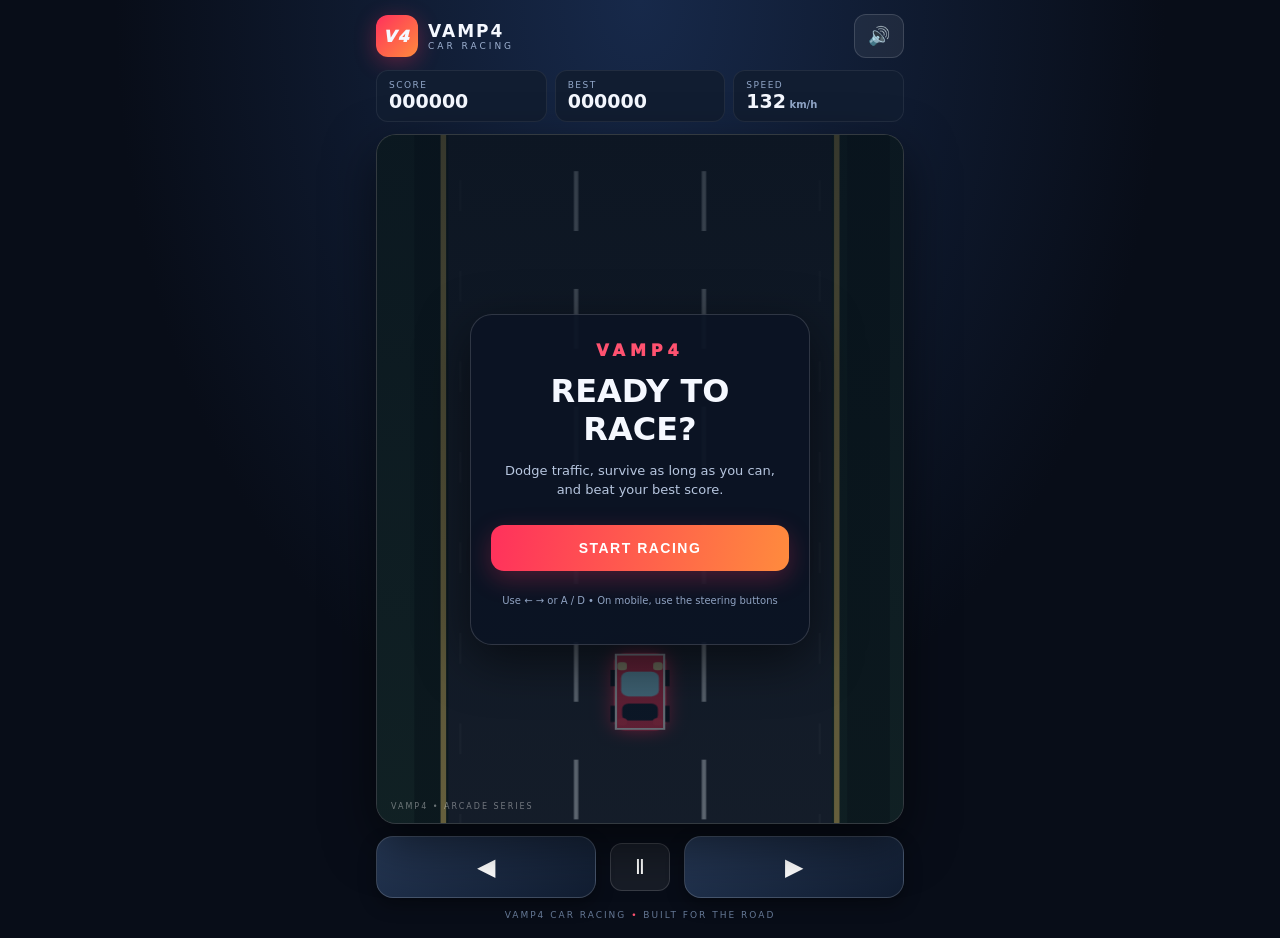
<file: index.html>
<!doctype html>
<html lang="en">
<head>
  <meta charset="utf-8">
  <meta name="viewport" content="width=device-width,initial-scale=1,maximum-scale=1,user-scalable=no">
  <meta name="theme-color" content="#080d18">
  <meta name="description" content="VAMP4 Car Racing — an exciting mobile-friendly arcade racing game.">
  <title>VAMP4 Car Racing</title>
  <link rel="manifest" href="manifest.json">
  <link rel="stylesheet" href="style.css">
</head>
<body>
  <main class="app">
    <header class="topbar">
      <div class="brand"><span class="brand-mark">V4</span><div><strong>VAMP4</strong><small>CAR RACING</small></div></div>
      <button id="soundBtn" class="icon-btn" aria-label="Toggle sound">🔊</button>
    </header>

    <section class="hud" aria-label="Game statistics">
      <div><small>SCORE</small><strong id="score">000000</strong></div>
      <div><small>BEST</small><strong id="best">000000</strong></div>
      <div><small>SPEED</small><strong><span id="speed">0</span><em> km/h</em></strong></div>
    </section>

    <section class="game-wrap">
      <canvas id="game" width="480" height="760" aria-label="Car racing game"></canvas>
      <div id="overlay" class="overlay">
        <div class="panel">
          <div class="mini-logo">VAMP4</div>
          <h1 id="overlayTitle">READY TO RACE?</h1>
          <p id="overlayText">Dodge traffic, survive as long as you can, and beat your best score.</p>
          <button id="startBtn" class="primary-btn">START RACING</button>
          <p class="help">Use ← → or A / D • On mobile, use the steering buttons</p>
        </div>
      </div>
      <div class="game-tag">VAMP4 • ARCADE SERIES</div>
    </section>

    <nav class="controls" aria-label="Driving controls">
      <button id="leftBtn" class="steer" aria-label="Steer left">◀</button>
      <button id="pauseBtn" class="pause" aria-label="Pause game">Ⅱ</button>
      <button id="rightBtn" class="steer" aria-label="Steer right">▶</button>
    </nav>
    <footer>VAMP4 CAR RACING <span>•</span> BUILT FOR THE ROAD</footer>
  </main>
  <script src="game.js"></script>
</body>
</html>
</file>
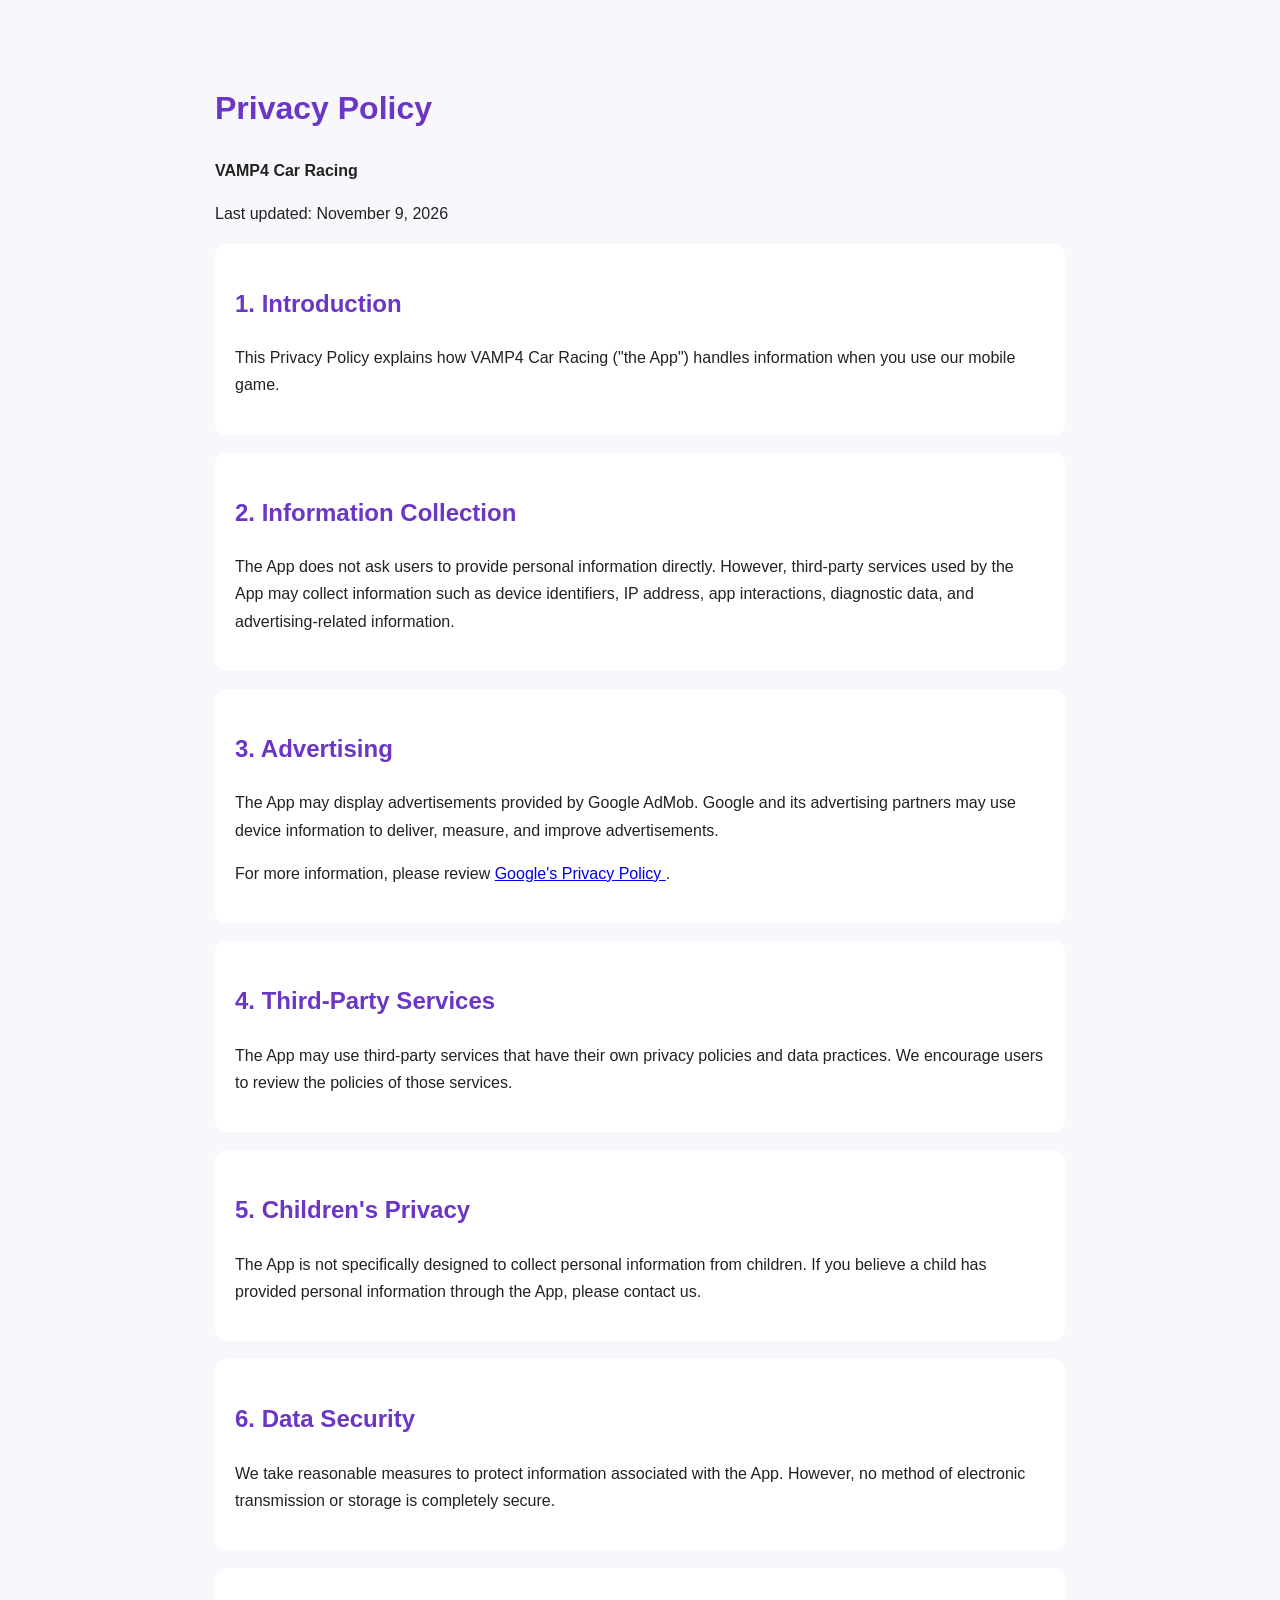
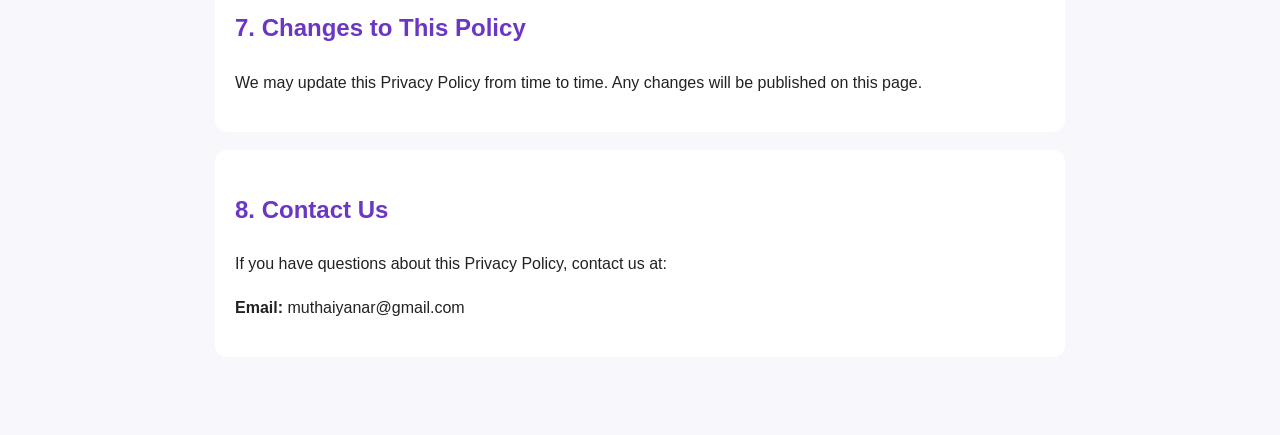
<file: privacy-policy.html>
<!DOCTYPE html>
<html lang="en">
<head>
    <meta charset="UTF-8">
    <meta name="viewport" content="width=device-width, initial-scale=1.0">
    <title>Privacy Policy - VAMP4 Car Racing</title>
    <style>
        body {
            font-family: Arial, sans-serif;
            max-width: 850px;
            margin: 40px auto;
            padding: 20px;
            line-height: 1.7;
            color: #222;
            background: #f8f8fc;
        }
        h1, h2 { color: #6c36c5; }
        section {
            background: white;
            padding: 20px;
            margin-bottom: 18px;
            border-radius: 12px;
        }
    </style>
</head>
<body>

<h1>Privacy Policy</h1>
<p><strong>VAMP4 Car Racing</strong></p>
<p>Last updated: November 9, 2026</p>

<section>
    <h2>1. Introduction</h2>
    <p>
        This Privacy Policy explains how VAMP4 Car Racing ("the App")
        handles information when you use our mobile game.
    </p>
</section>

<section>
    <h2>2. Information Collection</h2>
    <p>
        The App does not ask users to provide personal information directly.
        However, third-party services used by the App may collect information
        such as device identifiers, IP address, app interactions, diagnostic
        data, and advertising-related information.
    </p>
</section>

<section>
    <h2>3. Advertising</h2>
    <p>
        The App may display advertisements provided by Google AdMob.
        Google and its advertising partners may use device information
        to deliver, measure, and improve advertisements.
    </p>
    <p>
        For more information, please review
        <a href="https://policies.google.com/privacy">
            Google's Privacy Policy
        </a>.
    </p>
</section>

<section>
    <h2>4. Third-Party Services</h2>
    <p>
        The App may use third-party services that have their own privacy
        policies and data practices. We encourage users to review the
        policies of those services.
    </p>
</section>

<section>
    <h2>5. Children's Privacy</h2>
    <p>
        The App is not specifically designed to collect personal information
        from children. If you believe a child has provided personal
        information through the App, please contact us.
    </p>
</section>

<section>
    <h2>6. Data Security</h2>
    <p>
        We take reasonable measures to protect information associated with
        the App. However, no method of electronic transmission or storage
        is completely secure.
    </p>
</section>

<section>
    <h2>7. Changes to This Policy</h2>
    <p>
        We may update this Privacy Policy from time to time.
        Any changes will be published on this page.
    </p>
</section>

<section>
    <h2>8. Contact Us</h2>
    <p>
        If you have questions about this Privacy Policy, contact us at:
    </p>
    <p><strong>Email:</strong> muthaiyanar@gmail.com</p>
</section>

</body>
</html>
</file>
<file: style.css>
*{box-sizing:border-box} :root{color-scheme:dark;font-family:Inter,system-ui,Segoe UI,Arial,sans-serif}
body{margin:0;min-height:100vh;background:radial-gradient(ellipse at top,#17294a 0,#080d18 58%);color:#f5f8ff;display:flex;justify-content:center}
.app{width:min(100%,560px);padding:14px 16px 18px;display:flex;flex-direction:column;gap:12px}
.topbar{display:flex;align-items:center;justify-content:space-between}.brand{display:flex;align-items:center;gap:10px;letter-spacing:2px}.brand-mark{display:grid;place-items:center;width:42px;height:42px;border-radius:12px;background:linear-gradient(135deg,#ff315c,#ff8b3d);font-weight:1000;font-style:italic;box-shadow:0 5px 22px #ff315c55}.brand strong{display:block;font-size:17px}.brand small{display:block;font-size:9px;color:#9eb1d1;letter-spacing:3px}.icon-btn,.pause{border:1px solid #ffffff24;background:#ffffff10;color:white;border-radius:12px;padding:10px 13px;font-size:18px}
.hud{display:grid;grid-template-columns:repeat(3,1fr);gap:8px}.hud>div{background:#111d31;border:1px solid #ffffff12;border-radius:12px;padding:9px 12px}.hud small{display:block;color:#91a6c8;font-size:9px;letter-spacing:1.5px}.hud strong{font-size:19px}.hud em{font-size:10px;color:#91a6c8;font-style:normal}
.game-wrap{position:relative;width:100%;overflow:hidden;border-radius:20px;border:1px solid #ffffff25;box-shadow:0 18px 50px #0008;background:#101820;aspect-ratio:480/760;max-height:calc(100dvh - 260px);min-height:360px}
canvas{display:block;width:100%;height:100%;touch-action:none}
.overlay{position:absolute;inset:0;display:grid;place-items:center;padding:20px;background:linear-gradient(#06101dcc,#06101d99)}.overlay.hidden{display:none}.panel{width:min(100%,340px);text-align:center;padding:26px 20px;border:1px solid #ffffff26;border-radius:22px;background:#0b1424ed;box-shadow:0 15px 50px #0008}.mini-logo{font-weight:1000;letter-spacing:5px;color:#ff5270}.panel h1{font-size:clamp(23px,6vw,32px);margin:12px 0 8px}.panel p{color:#b7c6df;font-size:13px;line-height:1.5}.primary-btn{width:100%;border:0;border-radius:13px;padding:15px;background:linear-gradient(100deg,#ff315c,#ff8b3d);color:white;font-weight:900;letter-spacing:1.5px;font-size:14px;margin:12px 0;box-shadow:0 8px 24px #ff315c44}.help{font-size:10px!important;color:#8fa2c1!important}
.game-tag{position:absolute;bottom:12px;left:14px;font-size:8px;letter-spacing:2px;color:#ffffff65;pointer-events:none}
.controls{display:grid;grid-template-columns:1fr 60px 1fr;gap:14px;align-items:center}.steer{height:62px;border-radius:17px;border:1px solid #ffffff2a;background:linear-gradient(145deg,#243653,#111d31);color:white;font-size:24px;box-shadow:0 7px 18px #0005;touch-action:none}.steer:active{background:#ff315c}.pause{height:48px;font-size:20px}footer{text-align:center;color:#657895;font-size:9px;letter-spacing:2px}footer span{color:#ff5270}
@media(min-height:850px){.game-wrap{max-height:690px}} @media(max-height:650px){.app{gap:7px;padding-top:7px}.game-wrap{min-height:300px;max-height:calc(100dvh - 210px)}.steer{height:48px}}
</file>
